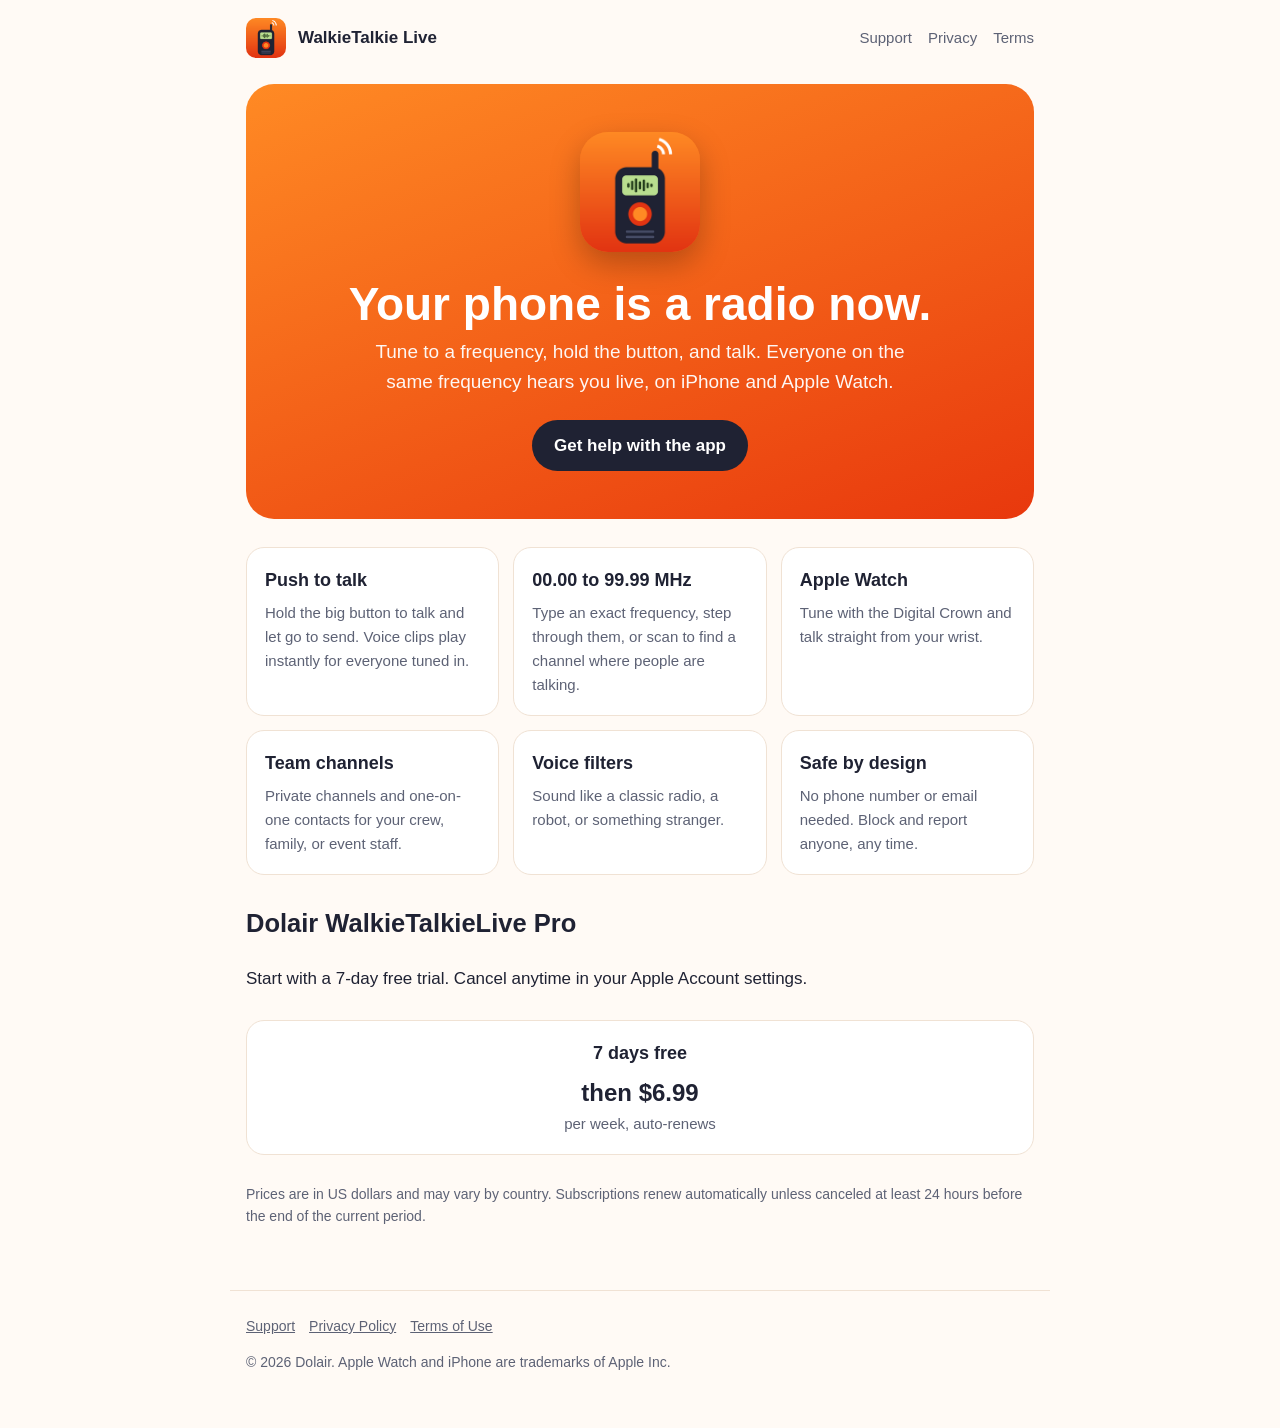
<file: index.html>
<!doctype html>
<html lang="en">
<head>
  <meta charset="utf-8">
  <meta name="viewport" content="width=device-width, initial-scale=1">
  <title>WalkieTalkie Live</title>
  <meta name="description" content="WalkieTalkie Live turns your iPhone and Apple Watch into a push-to-talk radio. Tune to a frequency, hold to talk, and hear people live.">
  <link rel="icon" href="icon.png">
  <link rel="stylesheet" href="style.css">
</head>
<body>
  <header class="site">
    <img src="icon.png" alt="">
    <a class="brand" href="./">WalkieTalkie Live</a>
    <nav><a href="support.html">Support</a><a href="privacy.html">Privacy</a><a href="terms.html">Terms</a></nav>
  </header>
  <main>
    <section class="hero">
      <img src="icon.png" alt="WalkieTalkie Live app icon">
      <h1>Your phone is a radio now.</h1>
      <p>Tune to a frequency, hold the button, and talk. Everyone on the same frequency hears you live, on iPhone and Apple Watch.</p>
      <a class="badge" href="support.html">Get help with the app</a>
    </section>

    <div class="grid">
      <div class="card"><h3>Push to talk</h3><p>Hold the big button to talk and let go to send. Voice clips play instantly for everyone tuned in.</p></div>
      <div class="card"><h3>00.00 to 99.99 MHz</h3><p>Type an exact frequency, step through them, or scan to find a channel where people are talking.</p></div>
      <div class="card"><h3>Apple Watch</h3><p>Tune with the Digital Crown and talk straight from your wrist.</p></div>
      <div class="card"><h3>Team channels</h3><p>Private channels and one-on-one contacts for your crew, family, or event staff.</p></div>
      <div class="card"><h3>Voice filters</h3><p>Sound like a classic radio, a robot, or something stranger.</p></div>
      <div class="card"><h3>Safe by design</h3><p>No phone number or email needed. Block and report anyone, any time.</p></div>
    </div>

    <h2>Dolair WalkieTalkieLive Pro</h2>
    <p>Start with a 7-day free trial. Cancel anytime in your Apple Account settings.</p>
    <div class="grid">
      <div class="card price"><h3>7 days free</h3><strong>then $6.99</strong><p>per week, auto-renews</p></div>
    </div>
    <p style="color:var(--muted);font-size:14px">Prices are in US dollars and may vary by country. Subscriptions renew automatically unless canceled at least 24 hours before the end of the current period.</p>
  </main>
  <footer class="site">
    <a href="support.html">Support</a><a href="privacy.html">Privacy Policy</a><a href="terms.html">Terms of Use</a>
    <p>© 2026 Dolair. Apple Watch and iPhone are trademarks of Apple Inc.</p>
  </footer>
</body>
</html>
</file>
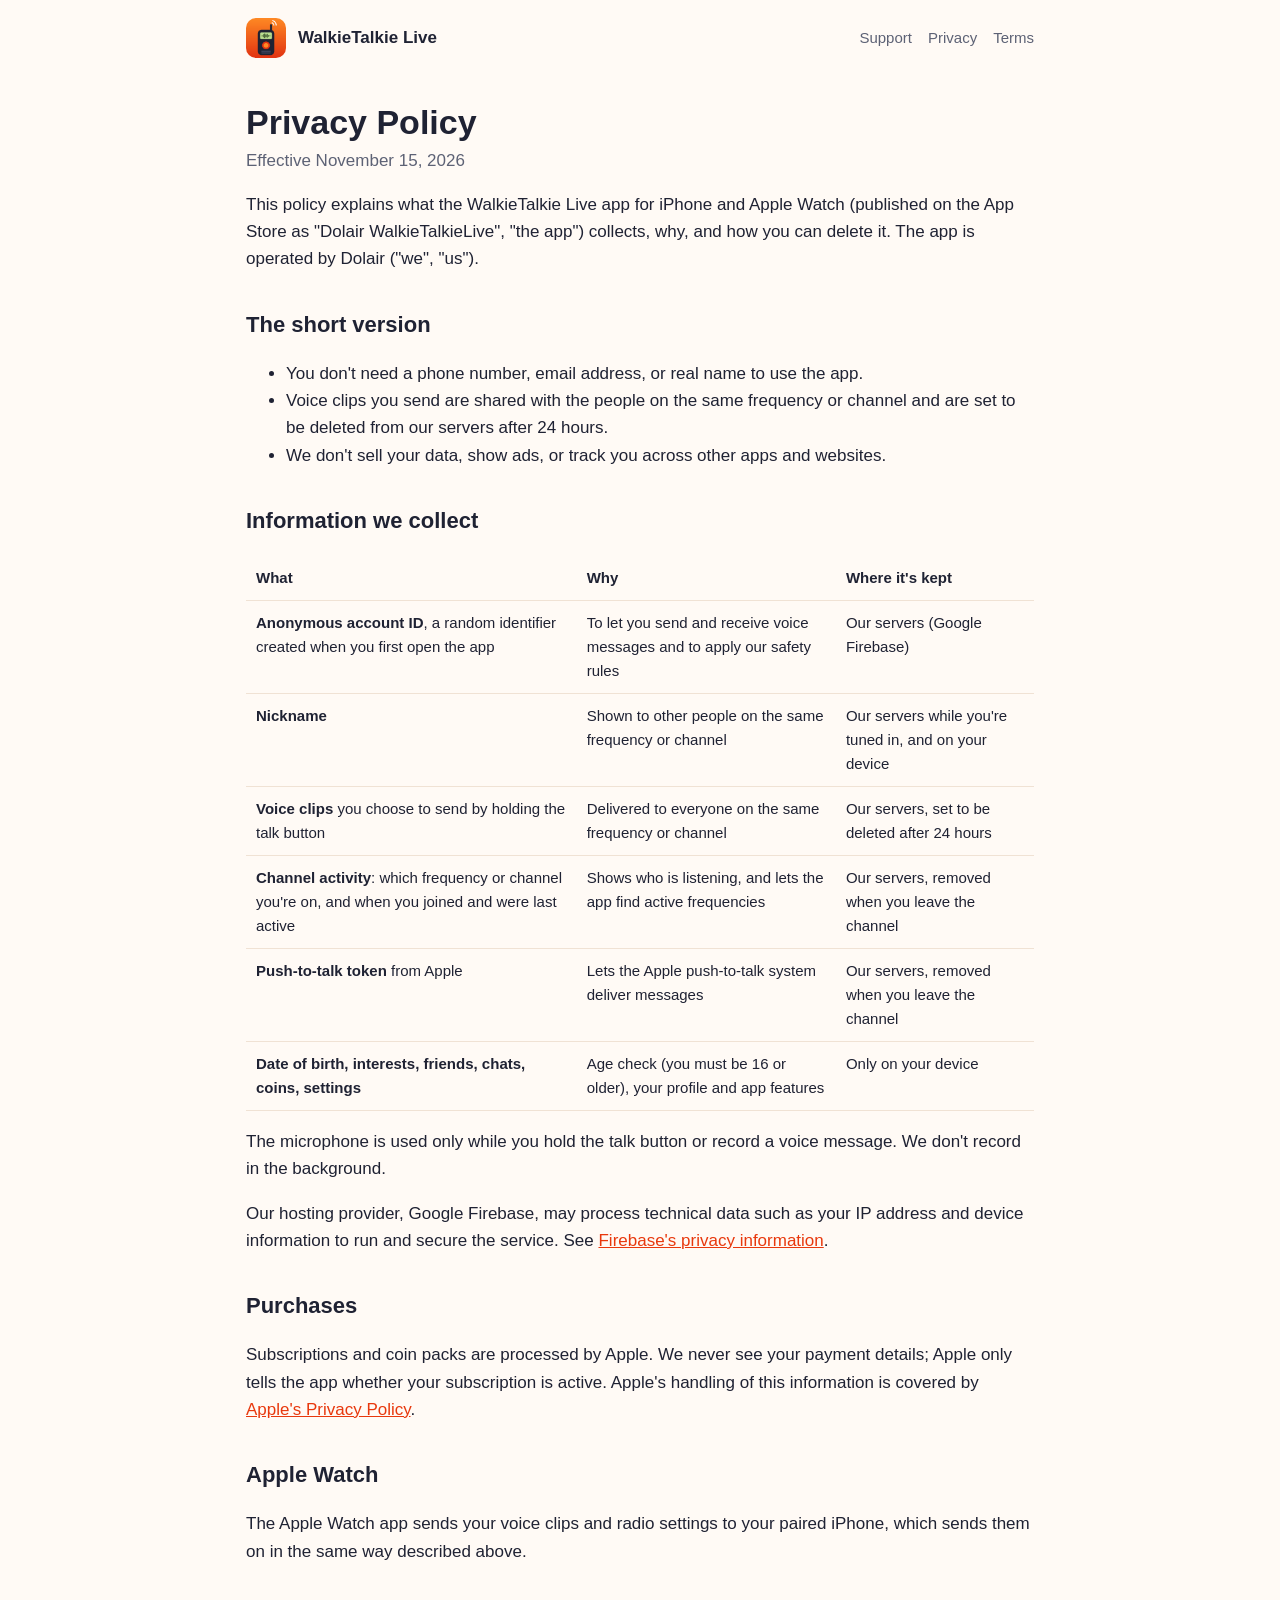
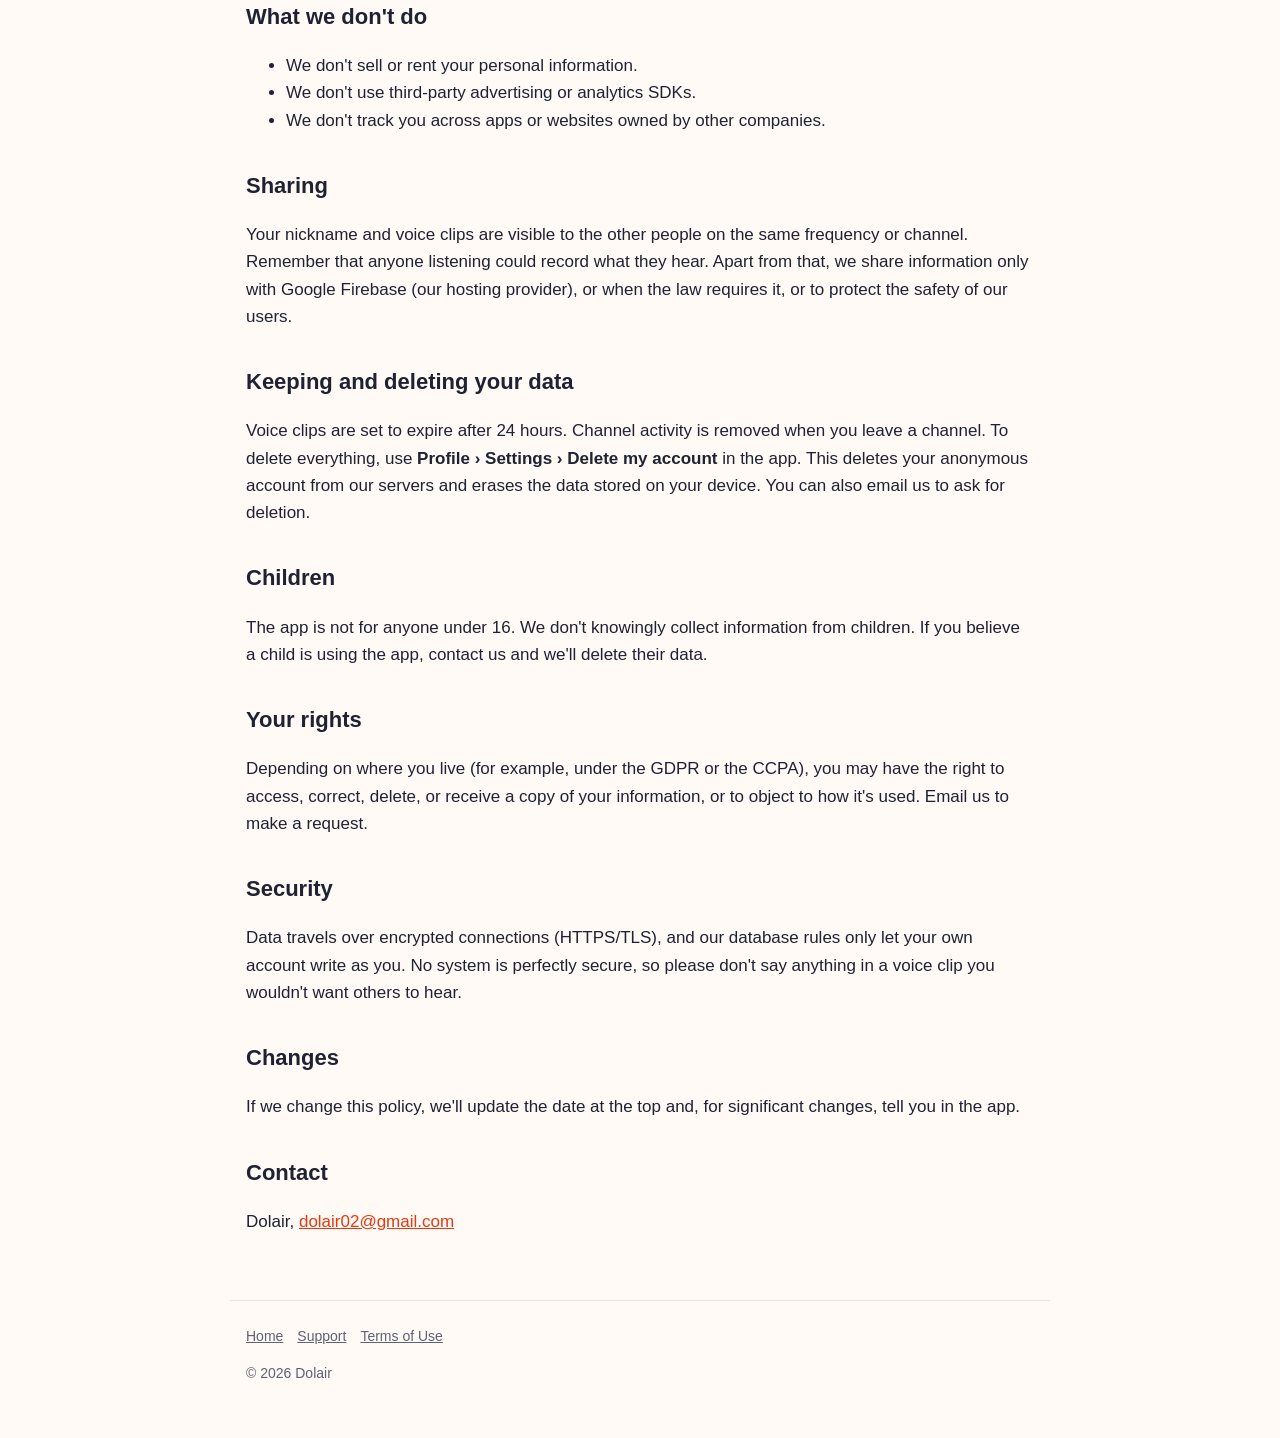
<file: privacy.html>
<!doctype html>
<html lang="en">
<head>
  <meta charset="utf-8">
  <meta name="viewport" content="width=device-width, initial-scale=1">
  <title>WalkieTalkie Live Privacy Policy</title>
  <meta name="description" content="How WalkieTalkie Live collects, uses, and deletes your information.">
  <link rel="icon" href="icon.png">
  <link rel="stylesheet" href="style.css">
</head>
<body>
  <header class="site">
    <img src="icon.png" alt="">
    <a class="brand" href="./">WalkieTalkie Live</a>
    <nav><a href="support.html">Support</a><a href="privacy.html">Privacy</a><a href="terms.html">Terms</a></nav>
  </header>
  <main class="doc">
    <h1>Privacy Policy</h1>
    <p class="meta">Effective November 15, 2026</p>

    <p>This policy explains what the WalkieTalkie Live app for iPhone and Apple Watch (published on the App Store as "Dolair WalkieTalkieLive", "the app") collects, why, and how you can delete it. The app is operated by Dolair ("we", "us").</p>

    <h2>The short version</h2>
    <ul>
      <li>You don't need a phone number, email address, or real name to use the app.</li>
      <li>Voice clips you send are shared with the people on the same frequency or channel and are set to be deleted from our servers after 24 hours.</li>
      <li>We don't sell your data, show ads, or track you across other apps and websites.</li>
    </ul>

    <h2>Information we collect</h2>
    <table>
      <tr><th>What</th><th>Why</th><th>Where it's kept</th></tr>
      <tr><td><strong>Anonymous account ID</strong>, a random identifier created when you first open the app</td><td>To let you send and receive voice messages and to apply our safety rules</td><td>Our servers (Google Firebase)</td></tr>
      <tr><td><strong>Nickname</strong></td><td>Shown to other people on the same frequency or channel</td><td>Our servers while you're tuned in, and on your device</td></tr>
      <tr><td><strong>Voice clips</strong> you choose to send by holding the talk button</td><td>Delivered to everyone on the same frequency or channel</td><td>Our servers, set to be deleted after 24 hours</td></tr>
      <tr><td><strong>Channel activity</strong>: which frequency or channel you're on, and when you joined and were last active</td><td>Shows who is listening, and lets the app find active frequencies</td><td>Our servers, removed when you leave the channel</td></tr>
      <tr><td><strong>Push-to-talk token</strong> from Apple</td><td>Lets the Apple push-to-talk system deliver messages</td><td>Our servers, removed when you leave the channel</td></tr>
      <tr><td><strong>Date of birth, interests, friends, chats, coins, settings</strong></td><td>Age check (you must be 16 or older), your profile and app features</td><td>Only on your device</td></tr>
    </table>
    <p>The microphone is used only while you hold the talk button or record a voice message. We don't record in the background.</p>
    <p>Our hosting provider, Google Firebase, may process technical data such as your IP address and device information to run and secure the service. See <a href="https://firebase.google.com/support/privacy">Firebase's privacy information</a>.</p>

    <h2>Purchases</h2>
    <p>Subscriptions and coin packs are processed by Apple. We never see your payment details; Apple only tells the app whether your subscription is active. Apple's handling of this information is covered by <a href="https://www.apple.com/legal/privacy/">Apple's Privacy Policy</a>.</p>

    <h2>Apple Watch</h2>
    <p>The Apple Watch app sends your voice clips and radio settings to your paired iPhone, which sends them on in the same way described above.</p>

    <h2>What we don't do</h2>
    <ul>
      <li>We don't sell or rent your personal information.</li>
      <li>We don't use third-party advertising or analytics SDKs.</li>
      <li>We don't track you across apps or websites owned by other companies.</li>
    </ul>

    <h2>Sharing</h2>
    <p>Your nickname and voice clips are visible to the other people on the same frequency or channel. Remember that anyone listening could record what they hear. Apart from that, we share information only with Google Firebase (our hosting provider), or when the law requires it, or to protect the safety of our users.</p>

    <h2>Keeping and deleting your data</h2>
    <p>Voice clips are set to expire after 24 hours. Channel activity is removed when you leave a channel. To delete everything, use <strong>Profile › Settings › Delete my account</strong> in the app. This deletes your anonymous account from our servers and erases the data stored on your device. You can also email us to ask for deletion.</p>

    <h2>Children</h2>
    <p>The app is not for anyone under 16. We don't knowingly collect information from children. If you believe a child is using the app, contact us and we'll delete their data.</p>

    <h2>Your rights</h2>
    <p>Depending on where you live (for example, under the GDPR or the CCPA), you may have the right to access, correct, delete, or receive a copy of your information, or to object to how it's used. Email us to make a request.</p>

    <h2>Security</h2>
    <p>Data travels over encrypted connections (HTTPS/TLS), and our database rules only let your own account write as you. No system is perfectly secure, so please don't say anything in a voice clip you wouldn't want others to hear.</p>

    <h2>Changes</h2>
    <p>If we change this policy, we'll update the date at the top and, for significant changes, tell you in the app.</p>

    <h2>Contact</h2>
    <p>Dolair, <a href="mailto:dolair02@gmail.com">dolair02@gmail.com</a></p>
  </main>
  <footer class="site">
    <a href="./">Home</a><a href="support.html">Support</a><a href="terms.html">Terms of Use</a>
    <p>© 2026 Dolair</p>
  </footer>
</body>
</html>
</file>
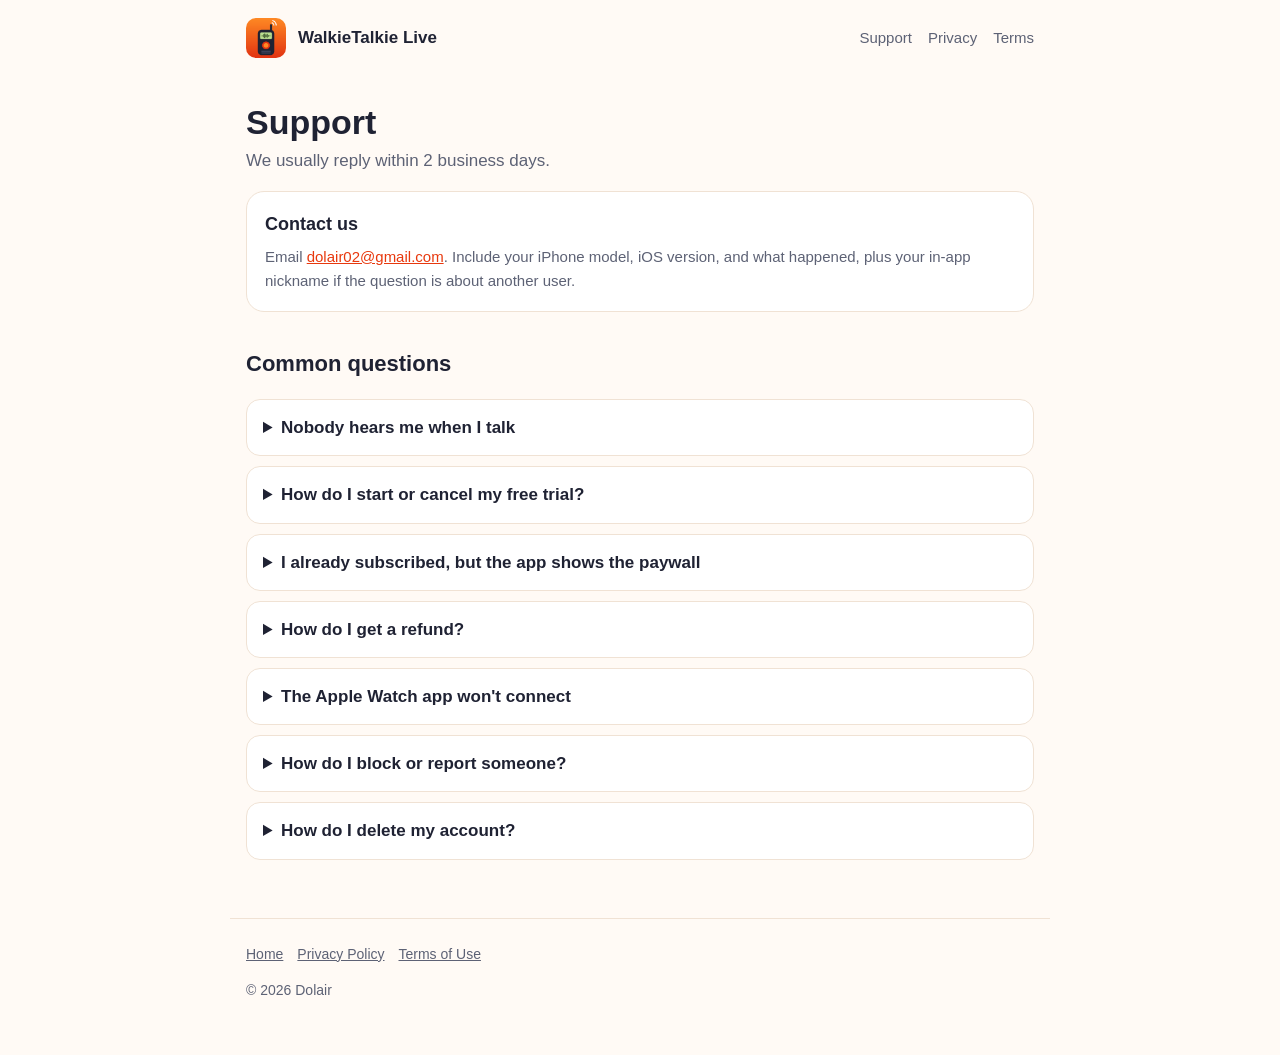
<file: support.html>
<!doctype html>
<html lang="en">
<head>
  <meta charset="utf-8">
  <meta name="viewport" content="width=device-width, initial-scale=1">
  <title>WalkieTalkie Live Support</title>
  <meta name="description" content="Help and contact for WalkieTalkie Live on iPhone and Apple Watch.">
  <link rel="icon" href="icon.png">
  <link rel="stylesheet" href="style.css">
</head>
<body>
  <header class="site">
    <img src="icon.png" alt="">
    <a class="brand" href="./">WalkieTalkie Live</a>
    <nav><a href="support.html">Support</a><a href="privacy.html">Privacy</a><a href="terms.html">Terms</a></nav>
  </header>
  <main class="doc">
    <h1>Support</h1>
    <p class="meta">We usually reply within 2 business days.</p>
    <div class="card">
      <h3>Contact us</h3>
      <p>Email <a href="mailto:dolair02@gmail.com">dolair02@gmail.com</a>. Include your iPhone model, iOS version, and what happened, plus your in-app nickname if the question is about another user.</p>
    </div>

    <h2>Common questions</h2>
    <details><summary>Nobody hears me when I talk</summary>
      <p>Check that the radio is <strong>On</strong> (the screen says LIVE), that you allowed microphone access in Settings › Privacy &amp; Security › Microphone, and that the other person is on exactly the same frequency.</p></details>
    <details><summary>How do I start or cancel my free trial?</summary>
      <p>On the Pro screen, tap <strong>Start Your 7-Day Free Trial</strong>. After the trial, Pro is $6.99 per week until you cancel. You won't be charged if you cancel at least 24 hours before the trial ends. To cancel, open Settings on your iPhone, tap your name, then Subscriptions, then Dolair WalkieTalkieLive Pro.</p></details>
    <details><summary>I already subscribed, but the app shows the paywall</summary>
      <p>Tap <strong>Restore Purchases</strong> on the paywall (on iPhone or Apple Watch) while signed in to the same Apple Account you subscribed with.</p></details>
    <details><summary>How do I get a refund?</summary>
      <p>Apple handles all payments. Request a refund at <a href="https://reportaproblem.apple.com">reportaproblem.apple.com</a>.</p></details>
    <details><summary>The Apple Watch app won't connect</summary>
      <p>Open WalkieTalkie Live on your iPhone first and keep your iPhone nearby. The watch sends voice clips through your iPhone.</p></details>
    <details><summary>How do I block or report someone?</summary>
      <p>Tap their name or avatar, then choose Block or Report. Blocked people can't reach you. We review reports and remove people who break the rules.</p></details>
    <details><summary>How do I delete my account?</summary>
      <p>In the app, go to Profile › Settings › Delete my account. This deletes your account and your data, as described in the <a href="privacy.html">Privacy Policy</a>. Deleting the app doesn't cancel a subscription; cancel it in your Apple Account settings.</p></details>
  </main>
  <footer class="site">
    <a href="./">Home</a><a href="privacy.html">Privacy Policy</a><a href="terms.html">Terms of Use</a>
    <p>© 2026 Dolair</p>
  </footer>
</body>
</html>
</file>
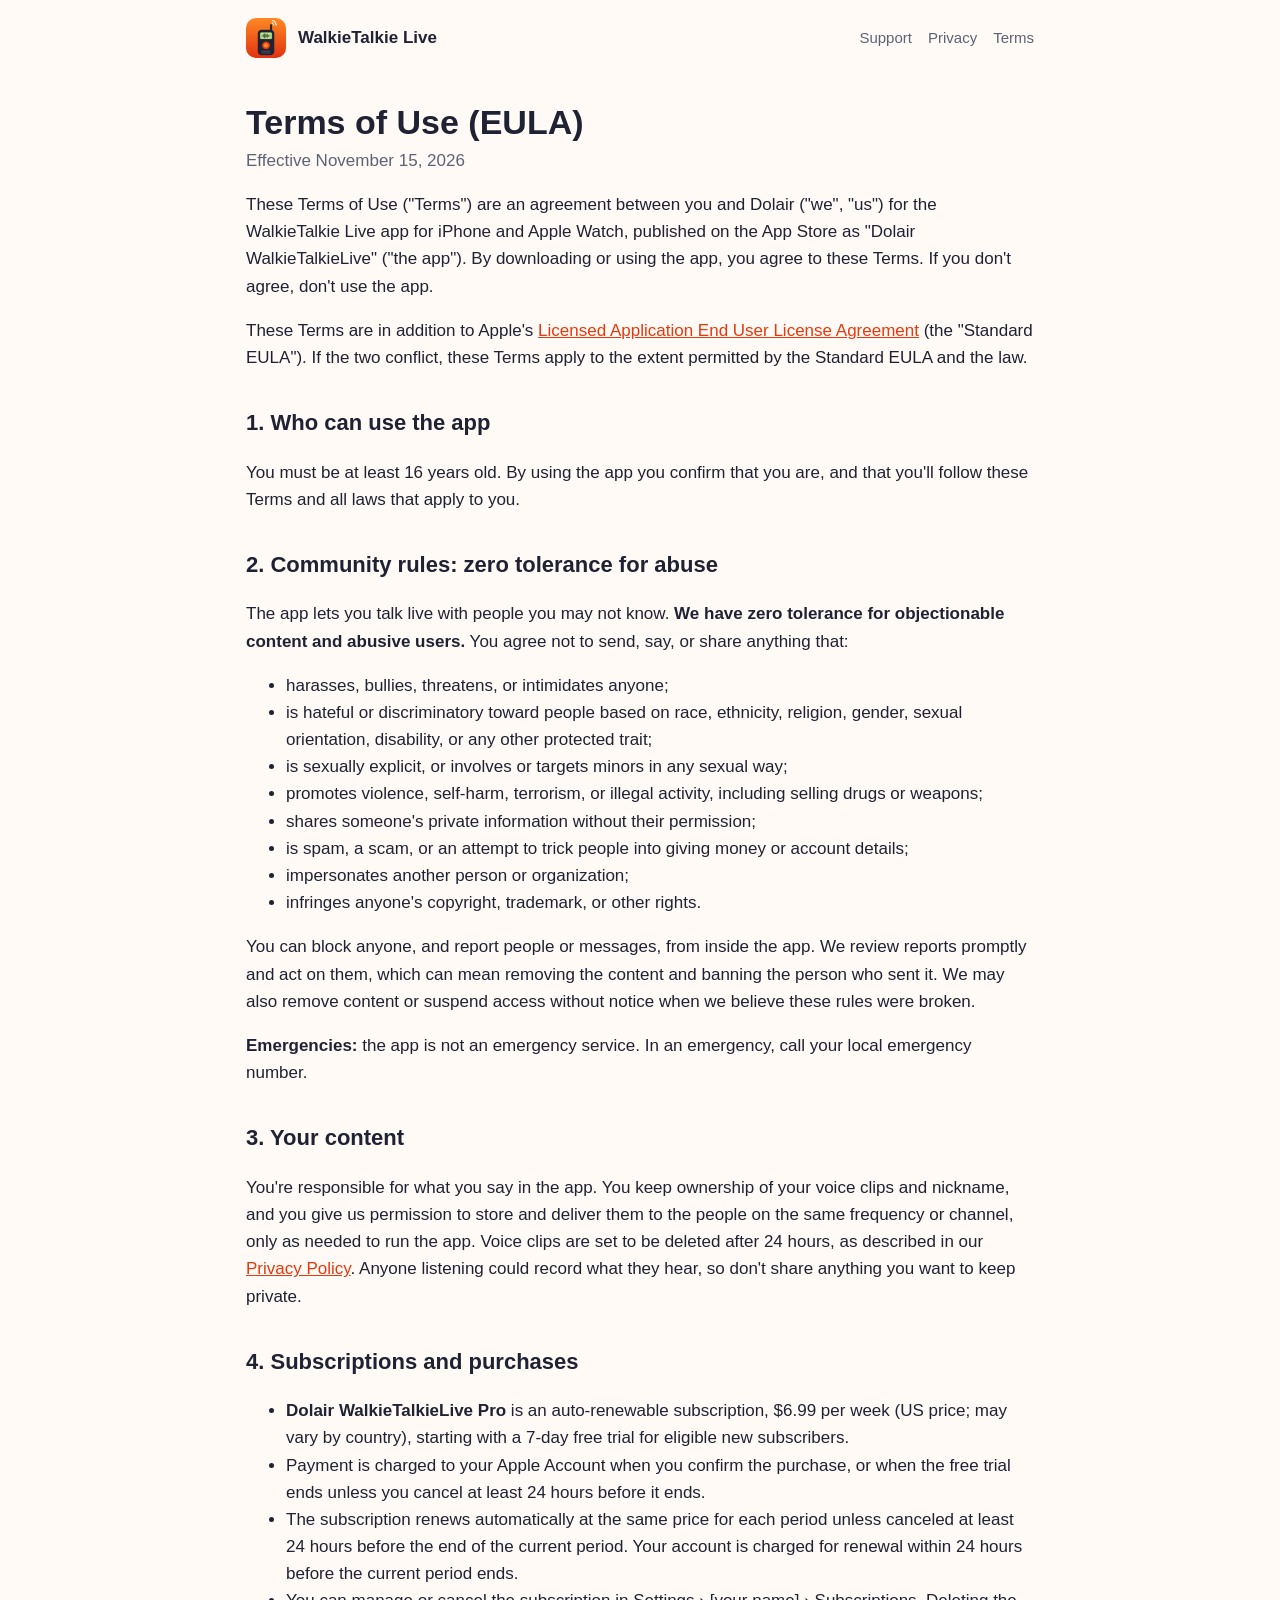
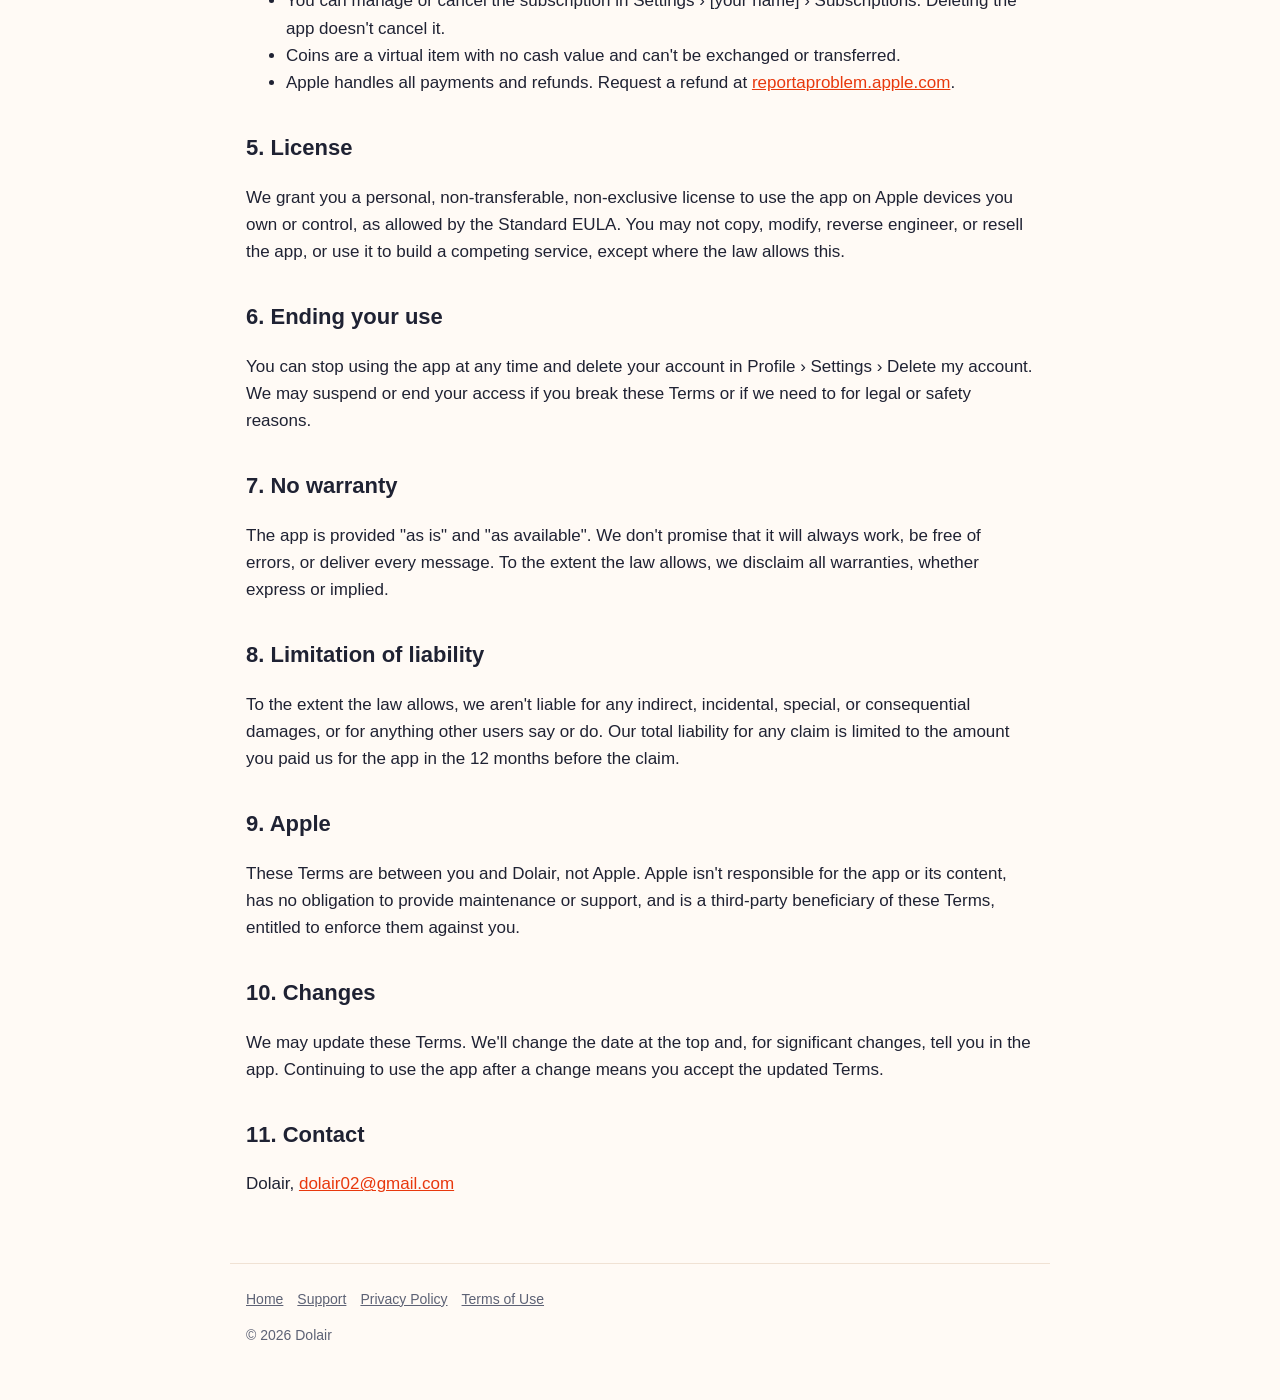
<file: terms.html>
<!doctype html>
<html lang="en">
<head>
  <meta charset="utf-8">
  <meta name="viewport" content="width=device-width, initial-scale=1">
  <title>WalkieTalkie Live Terms of Use</title>
  <meta name="description" content="Terms of Use (EULA) and community rules for WalkieTalkie Live on iPhone and Apple Watch.">
  <link rel="icon" href="icon.png">
  <link rel="stylesheet" href="style.css">
</head>
<body>
  <header class="site">
    <img src="icon.png" alt="">
    <a class="brand" href="./">WalkieTalkie Live</a>
    <nav><a href="support.html">Support</a><a href="privacy.html">Privacy</a><a href="terms.html">Terms</a></nav>
  </header>
  <main class="doc">
    <h1>Terms of Use (EULA)</h1>
    <p class="meta">Effective November 15, 2026</p>

    <p>These Terms of Use ("Terms") are an agreement between you and Dolair ("we", "us") for the WalkieTalkie Live app for iPhone and Apple Watch, published on the App Store as "Dolair WalkieTalkieLive" ("the app"). By downloading or using the app, you agree to these Terms. If you don't agree, don't use the app.</p>
    <p>These Terms are in addition to Apple's <a href="https://www.apple.com/legal/internet-services/itunes/dev/stdeula/">Licensed Application End User License Agreement</a> (the "Standard EULA"). If the two conflict, these Terms apply to the extent permitted by the Standard EULA and the law.</p>

    <h2>1. Who can use the app</h2>
    <p>You must be at least 16 years old. By using the app you confirm that you are, and that you'll follow these Terms and all laws that apply to you.</p>

    <h2 id="community">2. Community rules: zero tolerance for abuse</h2>
    <p>The app lets you talk live with people you may not know. <strong>We have zero tolerance for objectionable content and abusive users.</strong> You agree not to send, say, or share anything that:</p>
    <ul>
      <li>harasses, bullies, threatens, or intimidates anyone;</li>
      <li>is hateful or discriminatory toward people based on race, ethnicity, religion, gender, sexual orientation, disability, or any other protected trait;</li>
      <li>is sexually explicit, or involves or targets minors in any sexual way;</li>
      <li>promotes violence, self-harm, terrorism, or illegal activity, including selling drugs or weapons;</li>
      <li>shares someone's private information without their permission;</li>
      <li>is spam, a scam, or an attempt to trick people into giving money or account details;</li>
      <li>impersonates another person or organization;</li>
      <li>infringes anyone's copyright, trademark, or other rights.</li>
    </ul>
    <p>You can block anyone, and report people or messages, from inside the app. We review reports promptly and act on them, which can mean removing the content and banning the person who sent it. We may also remove content or suspend access without notice when we believe these rules were broken.</p>
    <p><strong>Emergencies:</strong> the app is not an emergency service. In an emergency, call your local emergency number.</p>

    <h2>3. Your content</h2>
    <p>You're responsible for what you say in the app. You keep ownership of your voice clips and nickname, and you give us permission to store and deliver them to the people on the same frequency or channel, only as needed to run the app. Voice clips are set to be deleted after 24 hours, as described in our <a href="privacy.html">Privacy Policy</a>. Anyone listening could record what they hear, so don't share anything you want to keep private.</p>

    <h2>4. Subscriptions and purchases</h2>
    <ul>
      <li><strong>Dolair WalkieTalkieLive Pro</strong> is an auto-renewable subscription, $6.99 per week (US price; may vary by country), starting with a 7-day free trial for eligible new subscribers.</li>
      <li>Payment is charged to your Apple Account when you confirm the purchase, or when the free trial ends unless you cancel at least 24 hours before it ends.</li>
      <li>The subscription renews automatically at the same price for each period unless canceled at least 24 hours before the end of the current period. Your account is charged for renewal within 24 hours before the current period ends.</li>
      <li>You can manage or cancel the subscription in Settings › [your name] › Subscriptions. Deleting the app doesn't cancel it.</li>
      <li>Coins are a virtual item with no cash value and can't be exchanged or transferred.</li>
      <li>Apple handles all payments and refunds. Request a refund at <a href="https://reportaproblem.apple.com">reportaproblem.apple.com</a>.</li>
    </ul>

    <h2>5. License</h2>
    <p>We grant you a personal, non-transferable, non-exclusive license to use the app on Apple devices you own or control, as allowed by the Standard EULA. You may not copy, modify, reverse engineer, or resell the app, or use it to build a competing service, except where the law allows this.</p>

    <h2>6. Ending your use</h2>
    <p>You can stop using the app at any time and delete your account in Profile › Settings › Delete my account. We may suspend or end your access if you break these Terms or if we need to for legal or safety reasons.</p>

    <h2>7. No warranty</h2>
    <p>The app is provided "as is" and "as available". We don't promise that it will always work, be free of errors, or deliver every message. To the extent the law allows, we disclaim all warranties, whether express or implied.</p>

    <h2>8. Limitation of liability</h2>
    <p>To the extent the law allows, we aren't liable for any indirect, incidental, special, or consequential damages, or for anything other users say or do. Our total liability for any claim is limited to the amount you paid us for the app in the 12 months before the claim.</p>

    <h2>9. Apple</h2>
    <p>These Terms are between you and Dolair, not Apple. Apple isn't responsible for the app or its content, has no obligation to provide maintenance or support, and is a third-party beneficiary of these Terms, entitled to enforce them against you.</p>

    <h2>10. Changes</h2>
    <p>We may update these Terms. We'll change the date at the top and, for significant changes, tell you in the app. Continuing to use the app after a change means you accept the updated Terms.</p>

    <h2>11. Contact</h2>
    <p>Dolair, <a href="mailto:dolair02@gmail.com">dolair02@gmail.com</a></p>
  </main>
  <footer class="site">
    <a href="./">Home</a><a href="support.html">Support</a><a href="privacy.html">Privacy Policy</a><a href="terms.html">Terms of Use</a>
    <p>© 2026 Dolair</p>
  </footer>
</body>
</html>
</file>
<file: style.css>
:root {
  --bg: #fffaf5;
  --surface: #ffffff;
  --text: #1f2233;
  --muted: #5d6275;
  --accent: #e8380d;
  --accent-2: #ff8a24;
  --lcd: #b9de8f;
  --border: #f0e2d4;
}
@media (prefers-color-scheme: dark) {
  :root {
    --bg: #14161f;
    --surface: #1f2233;
    --text: #f3f1ee;
    --muted: #a9adbd;
    --accent: #ff7a3d;
    --accent-2: #ffa25a;
    --border: #2e3247;
  }
}
* { box-sizing: border-box; }
body {
  margin: 0;
  background: var(--bg);
  color: var(--text);
  font: 17px/1.6 -apple-system, BlinkMacSystemFont, "SF Pro Text", "Segoe UI", Roboto, sans-serif;
}
a { color: var(--accent); }
header.site {
  display: flex; align-items: center; gap: 12px;
  max-width: 820px; margin: 0 auto; padding: 18px 16px;
}
header.site img { width: 40px; height: 40px; border-radius: 10px; }
header.site a.brand { font-weight: 700; color: var(--text); text-decoration: none; }
header.site nav { margin-left: auto; display: flex; gap: 16px; font-size: 15px; }
header.site nav a { color: var(--muted); text-decoration: none; }
header.site nav a:hover { color: var(--accent); }
main { max-width: 820px; margin: 0 auto; padding: 8px 16px 48px; }
.hero {
  text-align: center; padding: 48px 20px; border-radius: 28px; color: #fff;
  background: linear-gradient(160deg, var(--accent-2), var(--accent));
}
.hero img { width: 120px; height: 120px; border-radius: 28px; box-shadow: 0 12px 30px rgba(0,0,0,.25); }
.hero h1 { font-size: clamp(30px, 6vw, 46px); margin: 18px 0 6px; line-height: 1.15; }
.hero p { font-size: 19px; margin: 0 auto; max-width: 560px; opacity: .95; }
.badge {
  display: inline-block; margin-top: 22px; padding: 12px 22px; border-radius: 999px;
  background: #1f2233; color: #fff; font-weight: 600; text-decoration: none;
}
.grid { display: grid; grid-template-columns: repeat(auto-fit, minmax(220px, 1fr)); gap: 14px; margin: 28px 0; }
.card { background: var(--surface); border: 1px solid var(--border); border-radius: 18px; padding: 18px; }
.card h3 { margin: 0 0 6px; font-size: 18px; }
.card p { margin: 0; color: var(--muted); font-size: 15px; }
.price { text-align: center; }
.price strong { display: block; font-size: 24px; }
.doc h1 { font-size: 34px; line-height: 1.2; margin: 18px 0 4px; }
.doc h2 { font-size: 22px; margin-top: 34px; }
.doc .meta { color: var(--muted); margin-top: 0; }
.doc table { width: 100%; border-collapse: collapse; font-size: 15px; display: block; overflow-x: auto; }
.doc th, .doc td { text-align: left; padding: 10px; border-bottom: 1px solid var(--border); vertical-align: top; }
details { background: var(--surface); border: 1px solid var(--border); border-radius: 14px; padding: 14px 16px; margin: 10px 0; }
details summary { font-weight: 600; cursor: pointer; }
footer.site { max-width: 820px; margin: 0 auto; padding: 24px 16px 40px; color: var(--muted); font-size: 14px; border-top: 1px solid var(--border); }
footer.site a { color: var(--muted); margin-right: 14px; }
</file>
